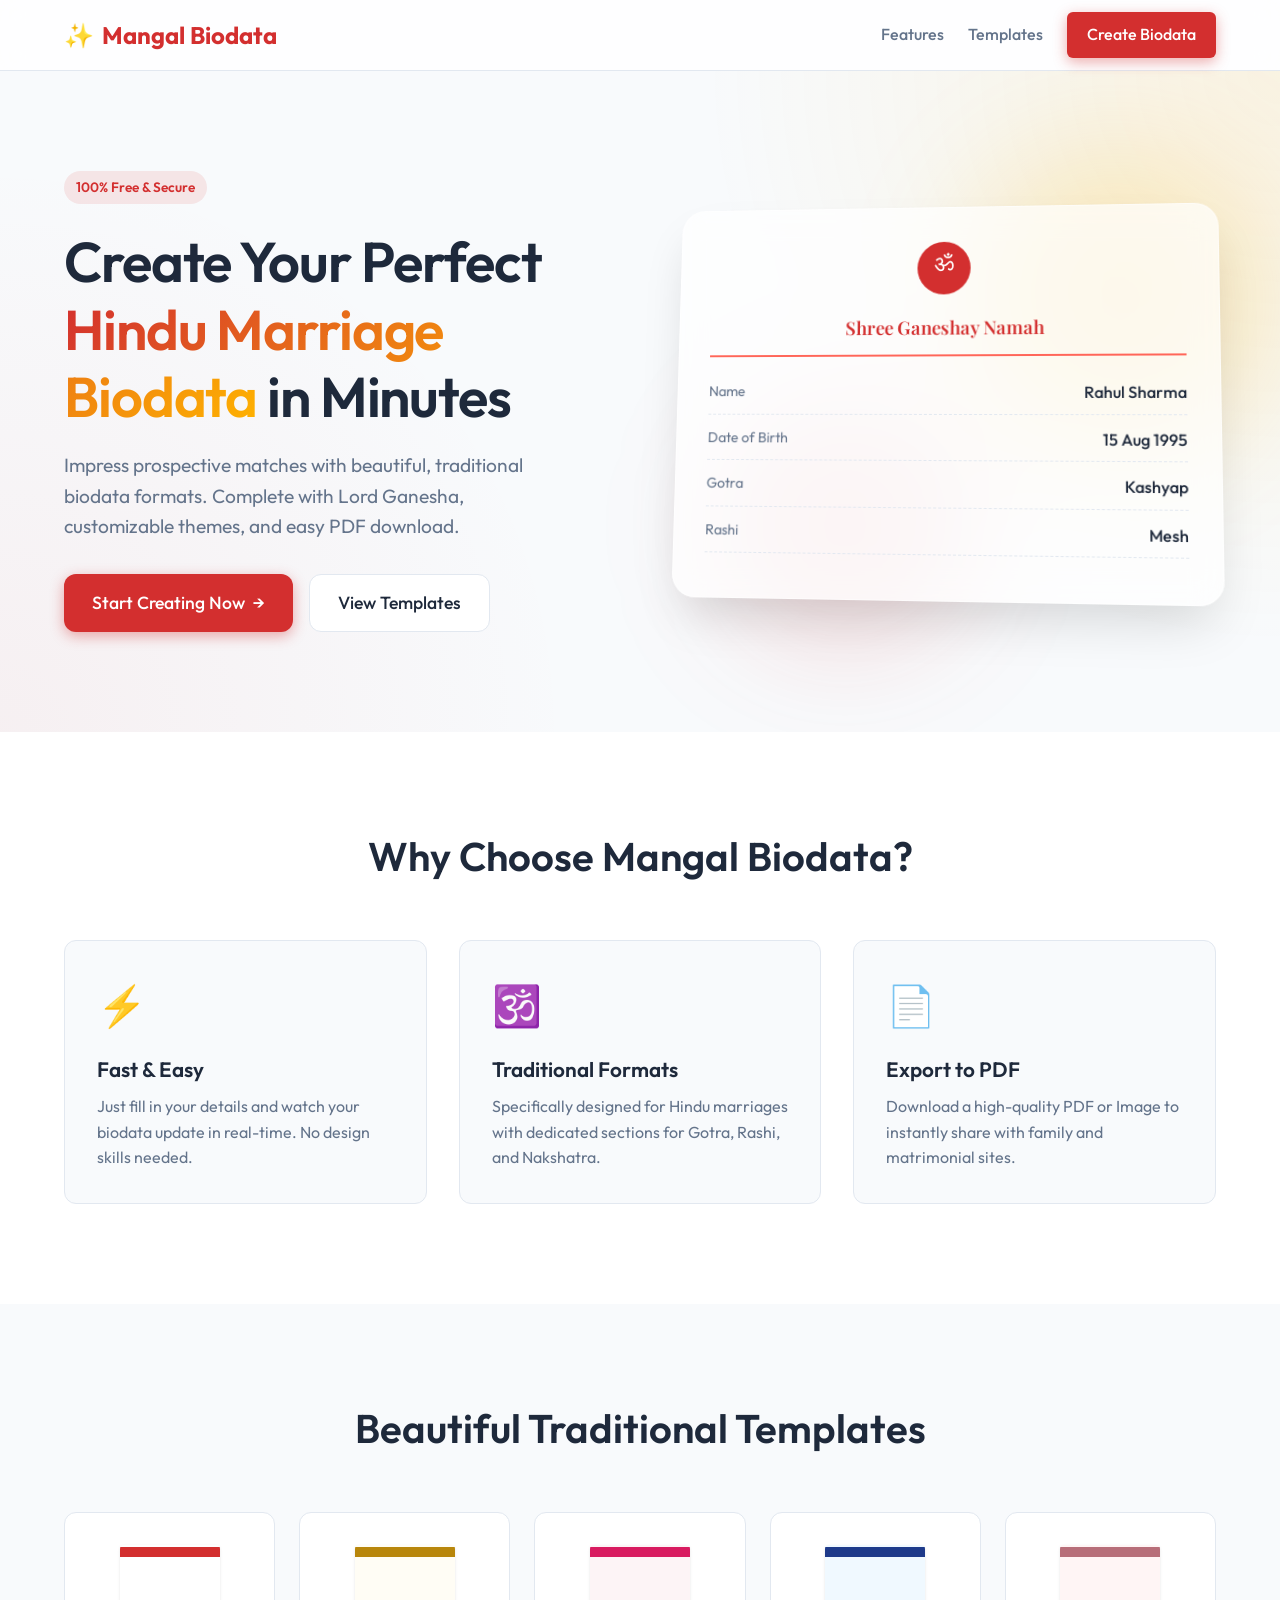
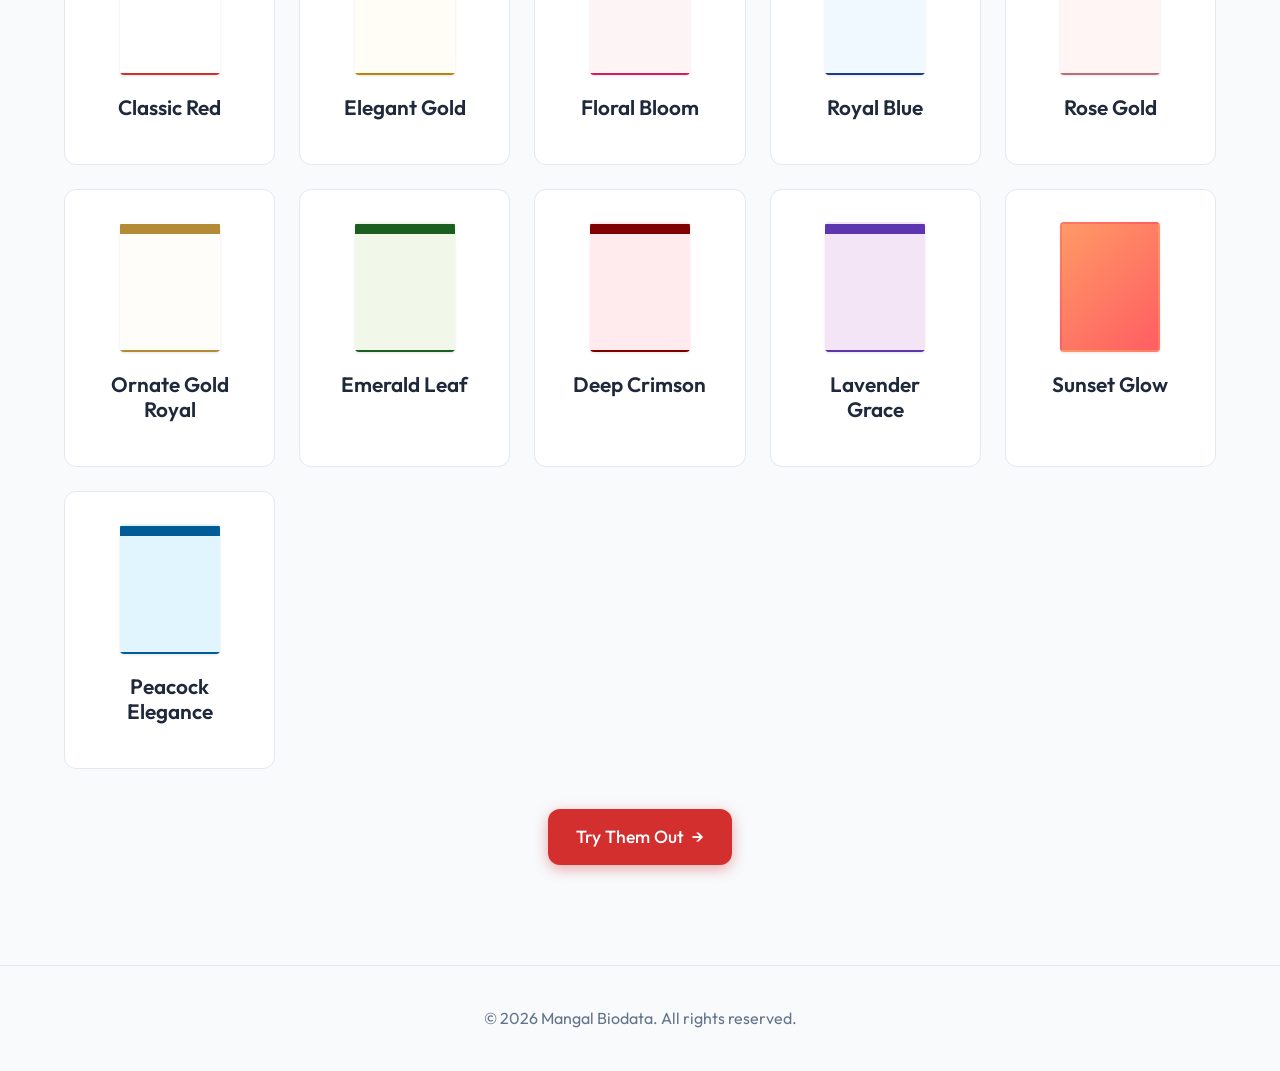
<file: index.html>
<!DOCTYPE html>
<html lang="en">
<head>
    <meta charset="UTF-8">
    <meta name="viewport" content="width=device-width, initial-scale=1.0">
    <title>Hindu Marriage Biodata Generator</title>
    <meta name="description" content="Create a beautiful, traditional Hindu Marriage Biodata in minutes. Choose from elegant templates with Lord Ganesha designs.">
    <link rel="preconnect" href="https://fonts.googleapis.com">
    <link rel="preconnect" href="https://fonts.gstatic.com" crossorigin>
    <link href="https://fonts.googleapis.com/css2?family=Outfit:wght@300;400;500;600;700&family=Playfair+Display:wght@500;600;700&display=swap" rel="stylesheet">
    <link rel="stylesheet" href="css/style.css">
</head>
<body>
    <nav class="navbar">
        <div class="container">
            <a href="index.html" class="logo">
                <span class="logo-icon">✨</span>
                Mangal Biodata
            </a>
            <div class="nav-links">
                <a href="#features">Features</a>
                <a href="#templates">Templates</a>
                <a href="app.html" class="btn btn-primary">Create Biodata</a>
            </div>
        </div>
    </nav>

    <header class="hero">
        <div class="container hero-content">
            <div class="hero-text">
                <div class="badge">100% Free & Secure</div>
                <h1>Create Your Perfect <span class="text-gradient">Hindu Marriage Biodata</span> in Minutes</h1>
                <p>Impress prospective matches with beautiful, traditional biodata formats. Complete with Lord Ganesha, customizable themes, and easy PDF download.</p>
                <div class="hero-actions">
                    <a href="app.html" class="btn btn-primary btn-lg">Start Creating Now <span>→</span></a>
                    <a href="#templates" class="btn btn-secondary btn-lg">View Templates</a>
                </div>
            </div>
            <div class="hero-image">
                <div class="glass-card mockup-card">
                    <div class="mockup-header">
                        <img src="data:image/svg+xml;utf8,<svg xmlns='http://www.w3.org/2000/svg' viewBox='0 0 100 100'><circle cx='50' cy='50' r='45' fill='%23d32f2f'/><text x='50' y='55' font-size='40' text-anchor='middle' fill='white' font-family='sans-serif'>ॐ</text></svg>" alt="Om Logo" class="om-icon">
                        <h3>Shree Ganeshay Namah</h3>
                    </div>
                    <div class="mockup-body">
                        <div class="mockup-row"><div class="mockup-label">Name</div><div class="mockup-val">Rahul Sharma</div></div>
                        <div class="mockup-row"><div class="mockup-label">Date of Birth</div><div class="mockup-val">15 Aug 1995</div></div>
                        <div class="mockup-row"><div class="mockup-label">Gotra</div><div class="mockup-val">Kashyap</div></div>
                        <div class="mockup-row"><div class="mockup-label">Rashi</div><div class="mockup-val">Mesh</div></div>
                    </div>
                </div>
                <div class="decoration-blob blob-1"></div>
                <div class="decoration-blob blob-2"></div>
            </div>
        </div>
    </header>

    <section id="features" class="features">
        <div class="container">
            <h2 class="section-title">Why Choose Mangal Biodata?</h2>
            <div class="features-grid">
                <div class="feature-card">
                    <div class="feature-icon">⚡</div>
                    <h3>Fast & Easy</h3>
                    <p>Just fill in your details and watch your biodata update in real-time. No design skills needed.</p>
                </div>
                <div class="feature-card">
                    <div class="feature-icon">🕉️</div>
                    <h3>Traditional Formats</h3>
                    <p>Specifically designed for Hindu marriages with dedicated sections for Gotra, Rashi, and Nakshatra.</p>
                </div>
                <div class="feature-card">
                    <div class="feature-icon">📄</div>
                    <h3>Export to PDF</h3>
                    <p>Download a high-quality PDF or Image to instantly share with family and matrimonial sites.</p>
                </div>
            </div>
        </div>
    </section>

    <section id="templates" class="features" style="background: var(--bg-color);">
        <div class="container">
            <h2 class="section-title">Beautiful Traditional Templates</h2>
            <div class="templates-grid">
                <div class="feature-card text-center" style="background: white;">
                    <div class="theme-preview bg-classic" style="margin: 0 auto 20px; width: 100px; height: 130px;"></div>
                    <h3>Classic Red</h3>
                </div>
                <div class="feature-card text-center" style="background: white;">
                    <div class="theme-preview bg-elegant" style="margin: 0 auto 20px; width: 100px; height: 130px;"></div>
                    <h3>Elegant Gold</h3>
                </div>
                <div class="feature-card text-center" style="background: white;">
                    <div class="theme-preview bg-floral" style="margin: 0 auto 20px; width: 100px; height: 130px;"></div>
                    <h3>Floral Bloom</h3>
                </div>
                <div class="feature-card text-center" style="background: white;">
                    <div class="theme-preview bg-royal-blue" style="margin: 0 auto 20px; width: 100px; height: 130px;"></div>
                    <h3>Royal Blue</h3>
                </div>
                <div class="feature-card text-center" style="background: white;">
                    <div class="theme-preview bg-rose-gold" style="margin: 0 auto 20px; width: 100px; height: 130px;"></div>
                    <h3>Rose Gold</h3>
                </div>
                <div class="feature-card text-center" style="background: white;">
                    <div class="theme-preview bg-ornate-gold" style="margin: 0 auto 20px; width: 100px; height: 130px;"></div>
                    <h3>Ornate Gold Royal</h3>
                </div>
                <div class="feature-card text-center" style="background: white;">
                    <div class="theme-preview bg-emerald" style="margin: 0 auto 20px; width: 100px; height: 130px;"></div>
                    <h3>Emerald Leaf</h3>
                </div>
                <div class="feature-card text-center" style="background: white;">
                    <div class="theme-preview bg-crimson" style="margin: 0 auto 20px; width: 100px; height: 130px;"></div>
                    <h3>Deep Crimson</h3>
                </div>
                <div class="feature-card text-center" style="background: white;">
                    <div class="theme-preview bg-lavender" style="margin: 0 auto 20px; width: 100px; height: 130px;"></div>
                    <h3>Lavender Grace</h3>
                </div>
                <div class="feature-card text-center" style="background: white;">
                    <div class="theme-preview bg-sunset" style="margin: 0 auto 20px; width: 100px; height: 130px;"></div>
                    <h3>Sunset Glow</h3>
                </div>
                <div class="feature-card text-center" style="background: white;">
                    <div class="theme-preview bg-peacock" style="margin: 0 auto 20px; width: 100px; height: 130px;"></div>
                    <h3>Peacock Elegance</h3>
                </div>
            </div>
            <div class="text-center" style="margin-top: 40px;">
                <a href="app.html" class="btn btn-primary btn-lg">Try Them Out <span>→</span></a>
            </div>
        </div>
    </section>

    <footer class="footer">
        <div class="container">
            <p>&copy; 2026 Mangal Biodata. All rights reserved.</p>
        </div>
    </footer>
</body>
</html>
</file>
<file: css/style.css>
/* ===== DESIGN TOKENS ===== */
:root {
    --primary: #d32f2f;
    --primary-light: #ff6659;
    --primary-dark: #9a0007;
    --secondary: #ffb300;
    --bg-color: #f8fafc;
    --surface: #ffffff;
    --text-main: #1e293b;
    --text-muted: #64748b;
    --border-color: #e2e8f0;
    --hover-bg: #f1f5f9;
    
    --font-heading: 'Outfit', sans-serif;
    --font-body: 'Outfit', sans-serif;
    --font-traditional: 'Playfair Display', serif;
    --font-hindi: 'Tiro Devanagari Hindi', serif;

    --radius-sm: 6px;
    --radius-md: 12px;
    --radius-lg: 24px;
    
    --shadow-sm: 0 1px 3px rgba(0,0,0,0.1);
    --shadow-md: 0 4px 6px -1px rgba(0,0,0,0.1), 0 2px 4px -1px rgba(0,0,0,0.06);
    --shadow-lg: 0 10px 15px -3px rgba(0,0,0,0.1), 0 4px 6px -2px rgba(0,0,0,0.05);
}
/* Base */
* { margin: 0; padding: 0; box-sizing: border-box; }
html, body { 
    background-color: var(--bg-color); 
    color: var(--text-main); 
    font-family: var(--font-body); 
    line-height: 1.6; 
    max-width: 100vw;
    overflow-x: hidden;
}
h1, h2, h3, h4 { font-family: var(--font-heading); font-weight: 600; line-height: 1.2; }
a { text-decoration: none; color: inherit; transition: all 0.2s ease; }

/* Utilities */
.container { max-width: 1200px; margin: 0 auto; padding: 0 24px; }
.container-fluid { width: 100%; padding: 0 24px; display: flex; justify-content: space-between; align-items: center; }
.text-center { text-align: center; }
.mt-2 { margin-top: 8px; }

/* Buttons */
.btn { display: inline-flex; align-items: center; justify-content: center; padding: 10px 20px; font-weight: 500; border-radius: var(--radius-sm); cursor: pointer; border: none; transition: all 0.2s ease; font-family: var(--font-body); gap: 8px; }
.btn-sm { padding: 8px 16px; font-size: 0.9rem; }
.btn-lg { padding: 14px 28px; font-size: 1.1rem; border-radius: var(--radius-md); }
.btn-primary { background-color: var(--primary); color: white; box-shadow: 0 4px 14px rgba(211, 47, 47, 0.4); }
.btn-primary:hover { background-color: var(--primary-dark); transform: translateY(-2px); box-shadow: 0 6px 20px rgba(211, 47, 47, 0.5); }
.btn-secondary { background-color: white; color: var(--text-main); border: 1px solid var(--border-color); }
.btn-secondary:hover { background-color: var(--hover-bg); }

/* =========================================
   RESPONSIVE DESIGN (MOBILE & TABLET)
   ========================================= */
@media (max-width: 1024px) {
    .features-grid { grid-template-columns: repeat(2, 1fr); }
    .hero-content { gap: 30px; }
}

@media (max-width: 768px) {
    /* Navbar styling for mobile */
    .navbar .container { flex-direction: column; gap: 12px; }
    .nav-links { flex-wrap: wrap; justify-content: center; gap: 10px; }
    
    /* Landing Page overrides */
    .hero { padding: 40px 0; min-height: auto; } /* fix 100vh lock */
    .hero-content { grid-template-columns: 1fr; text-align: center; gap: 30px; }
    .hero-text h1 { font-size: 2rem; } /* Fix massive font size causing overflow */
    .hero-text p { margin-left: auto; margin-right: auto; font-size: 1rem; }
    .hero-actions { justify-content: center; flex-direction: column; gap: 12px; }
    .hero-actions .btn { width: 100%; justify-content: center; }
    .section-title { font-size: 1.8rem; margin-bottom: 30px; } /* Scale down massive component headers */
    .features { padding: 40px 0; }
    .features-grid { grid-template-columns: 1fr; gap: 20px; }
    .templates-grid { grid-template-columns: repeat(2, 1fr); gap: 16px; } /* Instead of 1 tall column, use 2 compact columns for templates */
    .decoration-blob { display: none; } 
    
    /* App Builder overrides */
    .app-body { height: auto; overflow-x: hidden; flex-direction: column; }
    .editor-pane { width: 100%; height: auto; border-right: none; border-bottom: 2px solid var(--border-color); overflow-x: hidden; }
    
    /* Critically bind the preview pane so documents don't spill horizontally */
    .preview-pane { 
        width: 100%; 
        height: auto; 
        padding: 20px 10px; 
        overflow-x: hidden;
        overflow-y: hidden;
        align-items: center; 
    }
    .preview-wrapper { width: 100%; display: flex; justify-content: center; }
    
    /* Dynamic Fields adjustments */
    .field-row { flex-wrap: wrap; gap: 6px; }
    .field-row .dynamic-input:first-child { width: 100%; margin-bottom: 4px; }
    .field-row .dynamic-input:nth-child(2) { flex: 1; }
    
    /* Theme grid in editor */
    .theme-grid { grid-template-columns: repeat(3, 1fr); gap: 12px; }
    
    /* Mobile App Bottom Navigation */
    .mobile-tabs { 
        display: flex; position: fixed; bottom: 0; left: 0; right: 0; 
        background: white; border-top: 1px solid var(--border-color); z-index: 1000; 
        height: 60px; box-shadow: 0 -2px 10px rgba(0,0,0,0.05);
    }
    .mobile-tab-btn { 
        flex: 1; border: none; background: none; font-size: 1rem; font-weight: 600; 
        color: var(--text-light); display: flex; align-items: center; justify-content: center; gap: 8px; cursor: pointer;
    }
    .mobile-tab-btn.active { color: var(--primary); border-top: 3px solid var(--primary); background: #fff5f5; }
    
    /* Toggling Panes */
    .app-body.show-edit .preview-pane { display: none !important; }
    .app-body.show-preview .editor-pane { display: none !important; }
    
    .app-body { padding-bottom: 60px; }
}

@media (max-width: 480px) {
    .theme-grid { grid-template-columns: repeat(2, 1fr); }
    .templates-grid { grid-template-columns: 1fr; }
    .hero-text h1 { font-size: 1.8rem; }
    .nav-links { flex-direction: column; width: 100%; }
}
.btn-text { background: transparent; color: var(--primary); padding: 6px 12px; }
.btn-text:hover { background: #fee2e2; }
.btn-icon { background: transparent; border: none; color: var(--primary); cursor: pointer; padding: 4px; border-radius: 4px; display: inline-flex; align-items: center; justify-content: center; transition: background 0.2s; }
.btn-icon:hover { background: var(--hover-bg); }
.btn-icon-danger { color: #dc2626; }
.btn-icon-danger:hover { background: #fee2e2; }

/* Navbar */
.navbar { min-height: 70px; padding: 12px 0; background-color: rgba(255, 255, 255, 0.8); backdrop-filter: blur(12px); -webkit-backdrop-filter: blur(12px); border-bottom: 1px solid var(--border-color); position: sticky; top: 0; z-index: 100; display: flex; align-items: center; }
.navbar .container { display: flex; justify-content: space-between; align-items: center; width: 100%; }
.logo { font-size: 1.5rem; font-weight: 700; display: flex; align-items: center; gap: 8px; color: var(--primary); }
.nav-links { display: flex; align-items: center; gap: 24px; }
.nav-links a:not(.btn) { color: var(--text-muted); font-weight: 500; }
.nav-links a:not(.btn):hover { color: var(--primary); }

/* Hero Section */
.hero { padding: 100px 0; background: radial-gradient(circle at top right, rgba(255, 179, 0, 0.1), transparent 40%), radial-gradient(circle at bottom left, rgba(211, 47, 47, 0.05), transparent 40%); position: relative; overflow: hidden; }
.hero-content { display: grid; grid-template-columns: 1fr 1fr; gap: 60px; align-items: center; }
.badge { display: inline-block; padding: 6px 12px; background-color: rgba(211, 47, 47, 0.1); color: var(--primary); border-radius: 100px; font-size: 0.85rem; font-weight: 600; margin-bottom: 24px; }
.hero-text h1 { font-size: 3.5rem; margin-bottom: 20px; letter-spacing: -0.02em; }
.text-gradient { background: linear-gradient(135deg, var(--primary) 0%, var(--secondary) 100%); -webkit-background-clip: text; -webkit-text-fill-color: transparent; }
.hero-text p { font-size: 1.2rem; color: var(--text-muted); margin-bottom: 32px; max-width: 480px; }
.hero-actions { display: flex; gap: 16px; }

/* Mockup Art */
.hero-image { position: relative; perspective: 1000px; }
.glass-card { background: rgba(255, 255, 255, 0.7); backdrop-filter: blur(16px); -webkit-backdrop-filter: blur(16px); border: 1px solid rgba(255, 255, 255, 0.5); border-radius: var(--radius-lg); box-shadow: 0 25px 50px -12px rgba(0, 0, 0, 0.15); padding: 32px; transform: rotateY(-5deg) rotateX(5deg); transition: transform 0.5s ease; }
.glass-card:hover { transform: rotateY(0deg) rotateX(0deg); }
.mockup-header { text-align: center; margin-bottom: 24px; border-bottom: 2px solid var(--primary-light); padding-bottom: 16px; }
.om-icon { width: 60px; height: 60px; margin-bottom: 12px; }
.mockup-header h3 { font-family: var(--font-traditional); color: var(--primary); }
.mockup-row { display: flex; justify-content: space-between; margin-bottom: 12px; border-bottom: 1px dashed var(--border-color); padding-bottom: 8px; }
.mockup-label { color: var(--text-muted); font-size: 0.9rem; }
.mockup-val { font-weight: 500; }
.decoration-blob { position: absolute; border-radius: 50%; filter: blur(60px); z-index: -1; }
.blob-1 { width: 300px; height: 300px; background: rgba(255, 179, 0, 0.2); top: -50px; right: -50px; }
.blob-2 { width: 250px; height: 250px; background: rgba(211, 47, 47, 0.15); bottom: -50px; left: 50px; }

/* Features */
.features { padding: 100px 0; background: white; }
.section-title { text-align: center; font-size: 2.5rem; margin-bottom: 60px; }
.features-grid { display: grid; grid-template-columns: repeat(3, 1fr); gap: 32px; }
.templates-grid { display: grid; grid-template-columns: repeat(auto-fit, minmax(180px, 1fr)); gap: 24px; }
.feature-card { padding: 32px; border-radius: var(--radius-md); background: var(--bg-color); border: 1px solid var(--border-color); transition: all 0.3s ease; }
.feature-card:hover { transform: translateY(-8px); box-shadow: var(--shadow-lg); border-color: var(--primary-light); }
.feature-icon { font-size: 2.5rem; margin-bottom: 20px; }
.feature-card h3 { margin-bottom: 12px; font-size: 1.3rem; }
.feature-card p { color: var(--text-muted); }

/* Footer */
.footer { padding: 40px 0; text-align: center; border-top: 1px solid var(--border-color); color: var(--text-muted); }

/* Builder Layout */
.app-body { height: 100vh; display: flex; flex-direction: column; overflow: hidden; }
.app-navbar { flex-shrink: 0; }
.app-container { display: flex; flex: 1; overflow: hidden; }
.editor-pane { width: 500px; background: white; border-right: 1px solid var(--border-color); overflow-y: auto; display: flex; flex-direction: column; z-index: 10; box-shadow: var(--shadow-md); }
.editor-header { padding: 24px; background: var(--bg-color); border-bottom: 1px solid var(--border-color); position: sticky; top: 0; z-index: 5; }
.editor-header h2 { font-size: 1.25rem; margin-bottom: 4px; }

/* Form Sections */
.form-section { border-bottom: 1px solid var(--border-color); }
.section-toggle { padding: 16px 24px; font-size: 1rem; font-weight: 500; cursor: pointer; display: flex; justify-content: space-between; align-items: center; background: white; user-select: none; transition: background 0.2s; }
.section-toggle:hover { background: var(--hover-bg); }
.section-toggle::after { content: '+'; font-size: 1.2rem; color: var(--text-muted); }
.section-toggle.active::after { content: '−'; }
.section-content { display: none; padding: 0 24px 24px; }
.section-toggle.active + .section-content { display: block; }

/* Theme Selector */
.theme-selector { display: flex; gap: 12px; flex-wrap: wrap; margin-top: 8px; }
.theme-option { display: flex; flex-direction: column; align-items: center; gap: 8px; cursor: pointer; font-size: 0.8rem; font-weight: 500; }
.theme-option input { display: none; }
.theme-preview { width: 60px; height: 80px; border-radius: 4px; border: 2px solid transparent; box-shadow: var(--shadow-sm); transition: transform 0.2s, border-color 0.2s; }
.theme-option input:checked + .theme-preview { border-color: var(--primary); transform: scale(1.05); box-shadow: var(--shadow-md); }
.bg-classic { background: linear-gradient(#d32f2f 10px, white 10px); }
.bg-elegant { background: linear-gradient(#b8860b 10px, #fffdf5 10px); }
.bg-floral { background: linear-gradient(#D81B60 10px, #fdf4f6 10px); }
.bg-royal-blue { background: linear-gradient(#1e3a8a 10px, #f0f9ff 10px); }
.bg-rose-gold { background: linear-gradient(#b76e79 10px, #fff5f5 10px); }
.bg-minimal { background: linear-gradient(#e2e8f0 10px, white 10px); }
.bg-ornate-gold { background: linear-gradient(#b38b36 10px, #fffdfa 10px); }
.bg-emerald { background: linear-gradient(#1b5e20 10px, #f1f8e9 10px); }
.bg-crimson { background: linear-gradient(#800000 10px, #ffebee 10px); }
.bg-lavender { background: linear-gradient(#5e35b1 10px, #f3e5f5 10px); }
.bg-sunset { background: linear-gradient(135deg, #ff9966 0%, #ff5e62 100%); }
.bg-peacock { background: linear-gradient(#005b96 10px, #e1f5fe 10px); }

/* Dynamic Editor Top controls */
.editor-top-controls { padding: 24px; background: #fafafa; border-bottom: 1px solid var(--border-color); display: flex; flex-direction: column; gap: 16px; }

/* Mobile Tabs (Default Hidden) */
.mobile-tabs { display: none; }
.control-row { display: flex; align-items: center; gap: 12px; }
.top-photo-area { display: flex; align-items: center; justify-content: center; padding: 20px; border: 1px dashed var(--border-color); border-radius: var(--radius-sm); background: white; text-align: center; cursor: pointer; }
.top-photo-area input { display: none; }

/* Dynamic Form Rows */
.dynamic-section-container { margin-bottom: 24px; border: 1px solid var(--border-color); border-radius: var(--radius-sm); background: white; overflow: hidden; }
.dynamic-section-header { background: var(--bg-color); padding: 12px 16px; display: flex; justify-content: space-between; align-items: center; border-bottom: 1px solid var(--border-color); }
.dynamic-section-title { flex: 1; border: 1px solid transparent; background: transparent; font-size: 0.95rem; font-weight: 600; padding: 4px; color: var(--text-main); font-family: var(--font-body); }
.dynamic-section-title:focus { border-color: var(--border-color); background: white; outline: none; }

.dynamic-row { display: flex; align-items: center; gap: 8px; padding: 8px 16px; border-bottom: 1px solid var(--border-color); background: white; }
.dynamic-row:last-child { border-bottom: none; }
.dynamic-input { padding: 8px 12px; border: 1px solid #cbd5e1; border-radius: 4px; font-family: var(--font-body); font-size: 0.9rem; transition: border-color 0.2s; }
.dynamic-input:focus { outline: none; border-color: var(--primary); }
.dynamic-label-input { flex: 1; max-width: 140px; background: var(--bg-color); }
.dynamic-value-input { flex: 2; }
.dynamic-actions { display: flex; flex-direction: column; gap: 2px; }

.add-field-btn { width: 100%; border: none; background: transparent; color: var(--primary); font-weight: 500; font-size: 0.85rem; padding: 12px; cursor: pointer; text-align: left; transition: background 0.2s; border-top: 1px dashed var(--border-color); }
.add-field-btn:hover { background: var(--hover-bg); }

/* Right Pane : Preview */
.preview-pane { flex: 1; background: #e2e8f0; overflow-y: auto; padding: 40px; display: flex; justify-content: center; align-items: flex-start; }
.preview-wrapper { transform-origin: top center; }
.biodata-document { width: 210mm; min-height: 297mm; background: white; box-shadow: var(--shadow-lg); position: relative; padding: 40px 50px; box-sizing: border-box; font-size: 14px; color: #333; }

select.dynamic-input { padding: 8px 12px; border: 1px solid #cbd5e1; border-radius: 4px; background: white; }

@media (max-width: 1100px) { .preview-wrapper { transform: scale(0.8); } }
@media (max-width: 900px) { .preview-wrapper { transform: scale(0.6); } }
</file>
